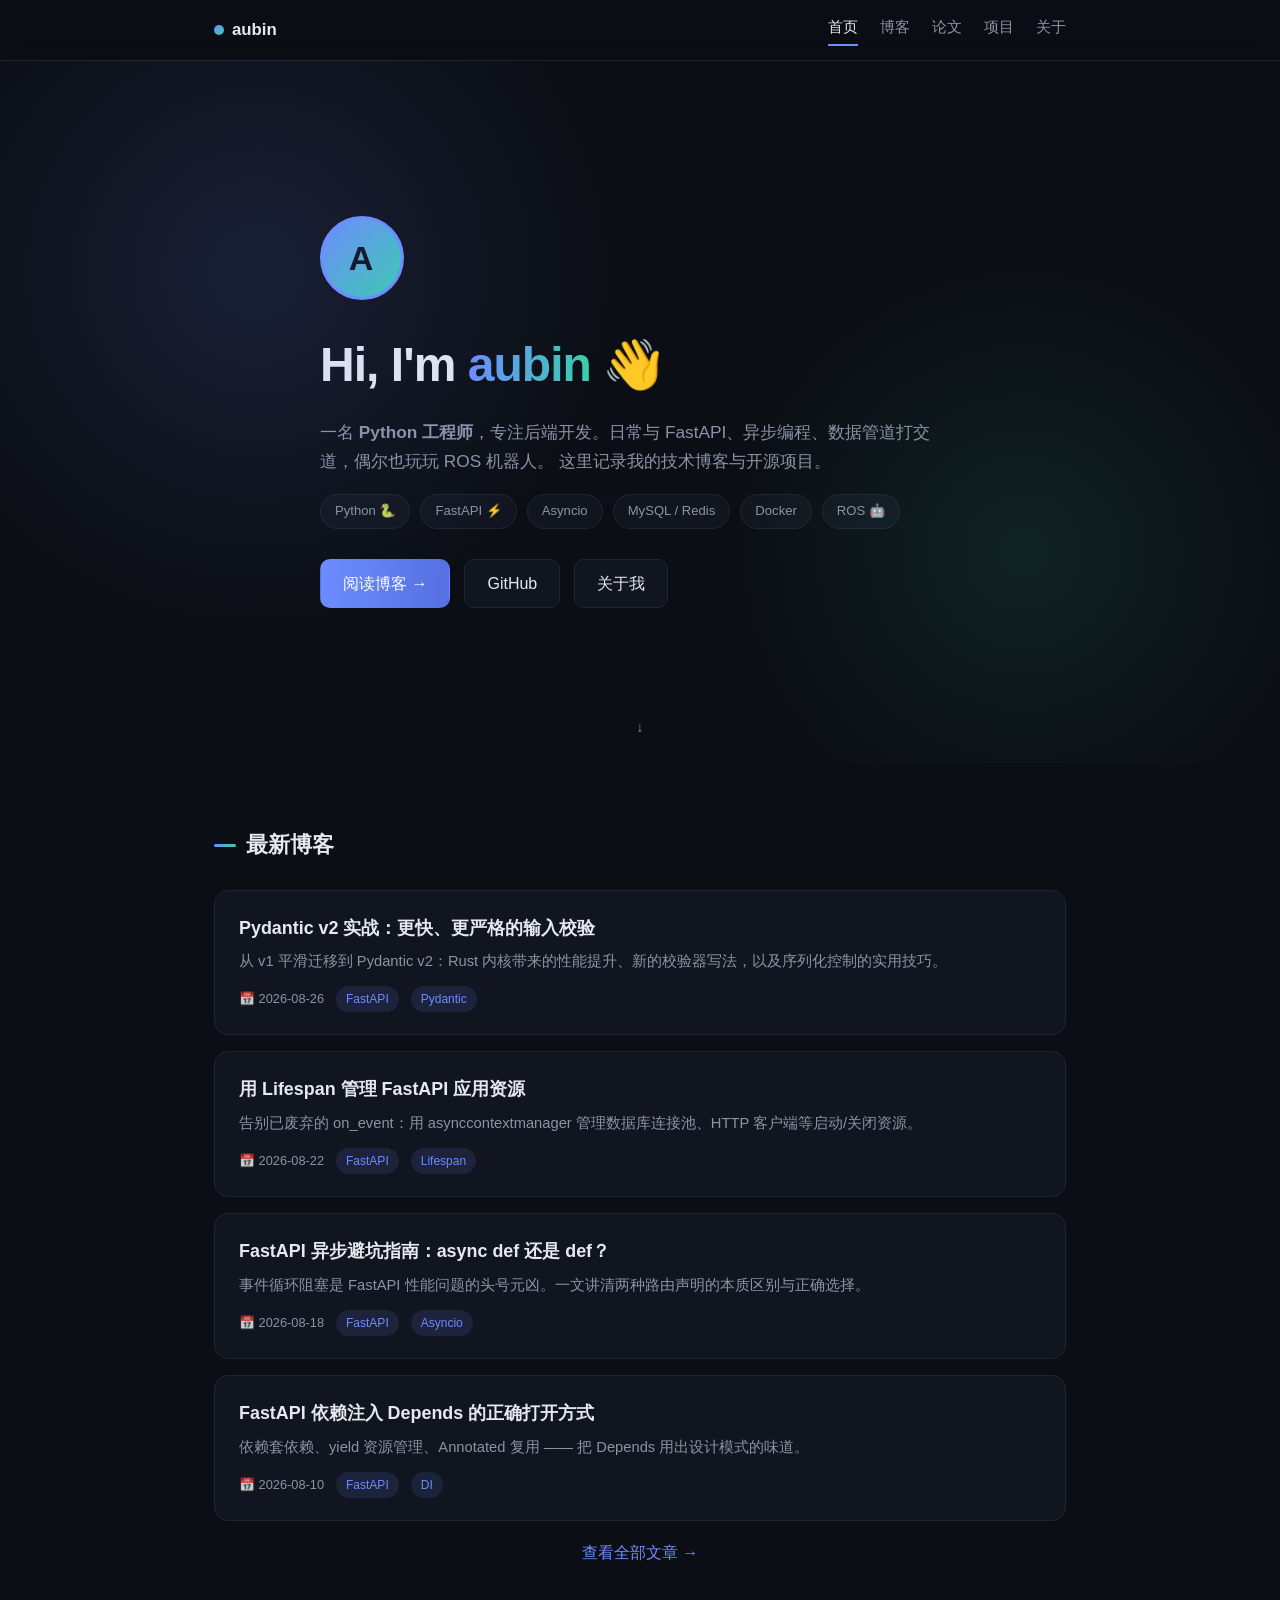
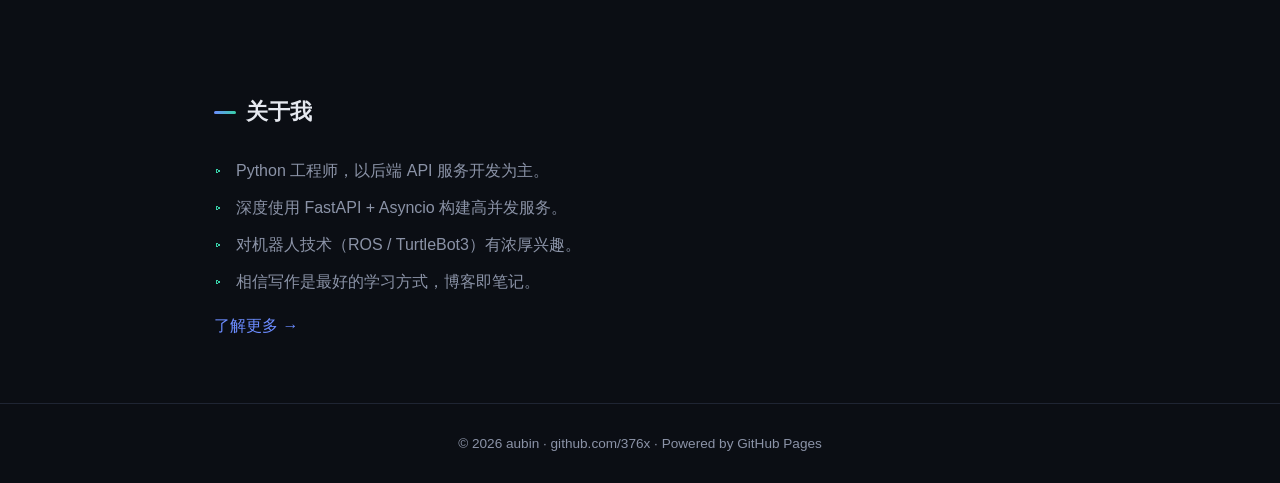
<file: index.html>
<!DOCTYPE html>
<html lang="zh-CN">
<head>
  <meta charset="UTF-8" />
  <meta name="viewport" content="width=device-width, initial-scale=1.0" />
  <title>aubin · Python 工程师</title>
  <meta name="description" content="aubin 的个人主页 — Python 工程师，专注 FastAPI 与后端开发，分享技术博客与开源项目。" />
  <link rel="stylesheet" href="assets/style.css" />
</head>
<body>
  <!-- Navbar -->
  <nav>
    <div class="nav-inner">
      <a class="nav-logo" href="/index.html"><span class="dot"></span>aubin</a>
      <div class="nav-links">
        <a href="/index.html" class="active">首页</a>
        <a href="/blog.html">博客</a>
        <a href="/papers.html">论文</a>
        <a href="/projects.html">项目</a>
        <a href="/about.html">关于</a>
      </div>
    </div>
  </nav>

  <!-- Hero -->
  <header class="hero">
    <div class="container">
      <div class="avatar">A</div>
      <h1>Hi, I'm <span>aubin</span> 👋</h1>
      <p class="sub">
        一名 <strong>Python 工程师</strong>，专注后端开发。日常与
        FastAPI、异步编程、数据管道打交道，偶尔也玩玩 ROS 机器人。
        这里记录我的技术博客与开源项目。
      </p>
      <div class="chips">
        <span class="chip">Python 🐍</span>
        <span class="chip">FastAPI ⚡</span>
        <span class="chip">Asyncio</span>
        <span class="chip">MySQL / Redis</span>
        <span class="chip">Docker</span>
        <span class="chip">ROS 🤖</span>
      </div>
      <div class="actions">
        <a class="btn primary" href="/blog.html">阅读博客 →</a>
        <a class="btn" href="https://github.com/376x" target="_blank" rel="noopener">GitHub</a>
        <a class="btn" href="/about.html">关于我</a>
      </div>
    </div>
    <div class="scroll-hint">↓</div>
  </header>

  <main class="container">
    <!-- Latest posts -->
    <section id="latest-posts">
      <h2 class="sec">最新博客</h2>
      <div id="post-preview">
        <a class="post-item" href="posts/fastapi-pydantic-v2.html">
          <h3>Pydantic v2 实战：更快、更严格的输入校验</h3>
          <p>从 v1 平滑迁移到 Pydantic v2：Rust 内核带来的性能提升、新的校验器写法，以及序列化控制的实用技巧。</p>
          <div class="post-meta"><span class="date">2026-08-26</span><span class="tag">FastAPI</span><span class="tag">Pydantic</span></div>
        </a>
        <a class="post-item" href="posts/fastapi-lifespan.html">
          <h3>用 Lifespan 管理 FastAPI 应用资源</h3>
          <p>告别已废弃的 on_event：用 asynccontextmanager 管理数据库连接池、HTTP 客户端等启动/关闭资源。</p>
          <div class="post-meta"><span class="date">2026-08-22</span><span class="tag">FastAPI</span><span class="tag">Lifespan</span></div>
        </a>
        <a class="post-item" href="posts/fastapi-async.html">
          <h3>FastAPI 异步避坑指南：async def 还是 def？</h3>
          <p>事件循环阻塞是 FastAPI 性能问题的头号元凶。一文讲清两种路由声明的本质区别与正确选择。</p>
          <div class="post-meta"><span class="date">2026-08-18</span><span class="tag">FastAPI</span><span class="tag">Asyncio</span></div>
        </a>
        <a class="post-item" href="posts/fastapi-dependency-injection.html">
          <h3>FastAPI 依赖注入 Depends 的正确打开方式</h3>
          <p>依赖套依赖、yield 资源管理、Annotated 复用 —— 把 Depends 用出设计模式的味道。</p>
          <div class="post-meta"><span class="date">2026-08-10</span><span class="tag">FastAPI</span><span class="tag">DI</span></div>
        </a>
      </div>
      <p style="text-align:center; margin-top: 18px;"><a href="/blog.html">查看全部文章 →</a></p>
    </section>

    <!-- About brief -->
    <section id="about-brief">
      <h2 class="sec">关于我</h2>
      <ul class="about-list">
        <li>Python 工程师，以后端 API 服务开发为主。</li>
        <li>深度使用 FastAPI + Asyncio 构建高并发服务。</li>
        <li>对机器人技术（ROS / TurtleBot3）有浓厚兴趣。</li>
        <li>相信写作是最好的学习方式，博客即笔记。</li>
      </ul>
      <p style="margin-top:16px"><a href="/about.html">了解更多 →</a></p>
    </section>
  </main>

  <footer>
    <div class="container">
      © 2026 aubin ·
      <a href="https://github.com/376x" target="_blank" rel="noopener">github.com/376x</a> ·
      Powered by GitHub Pages
    </div>
  </footer>
</body>
</html>
</file>
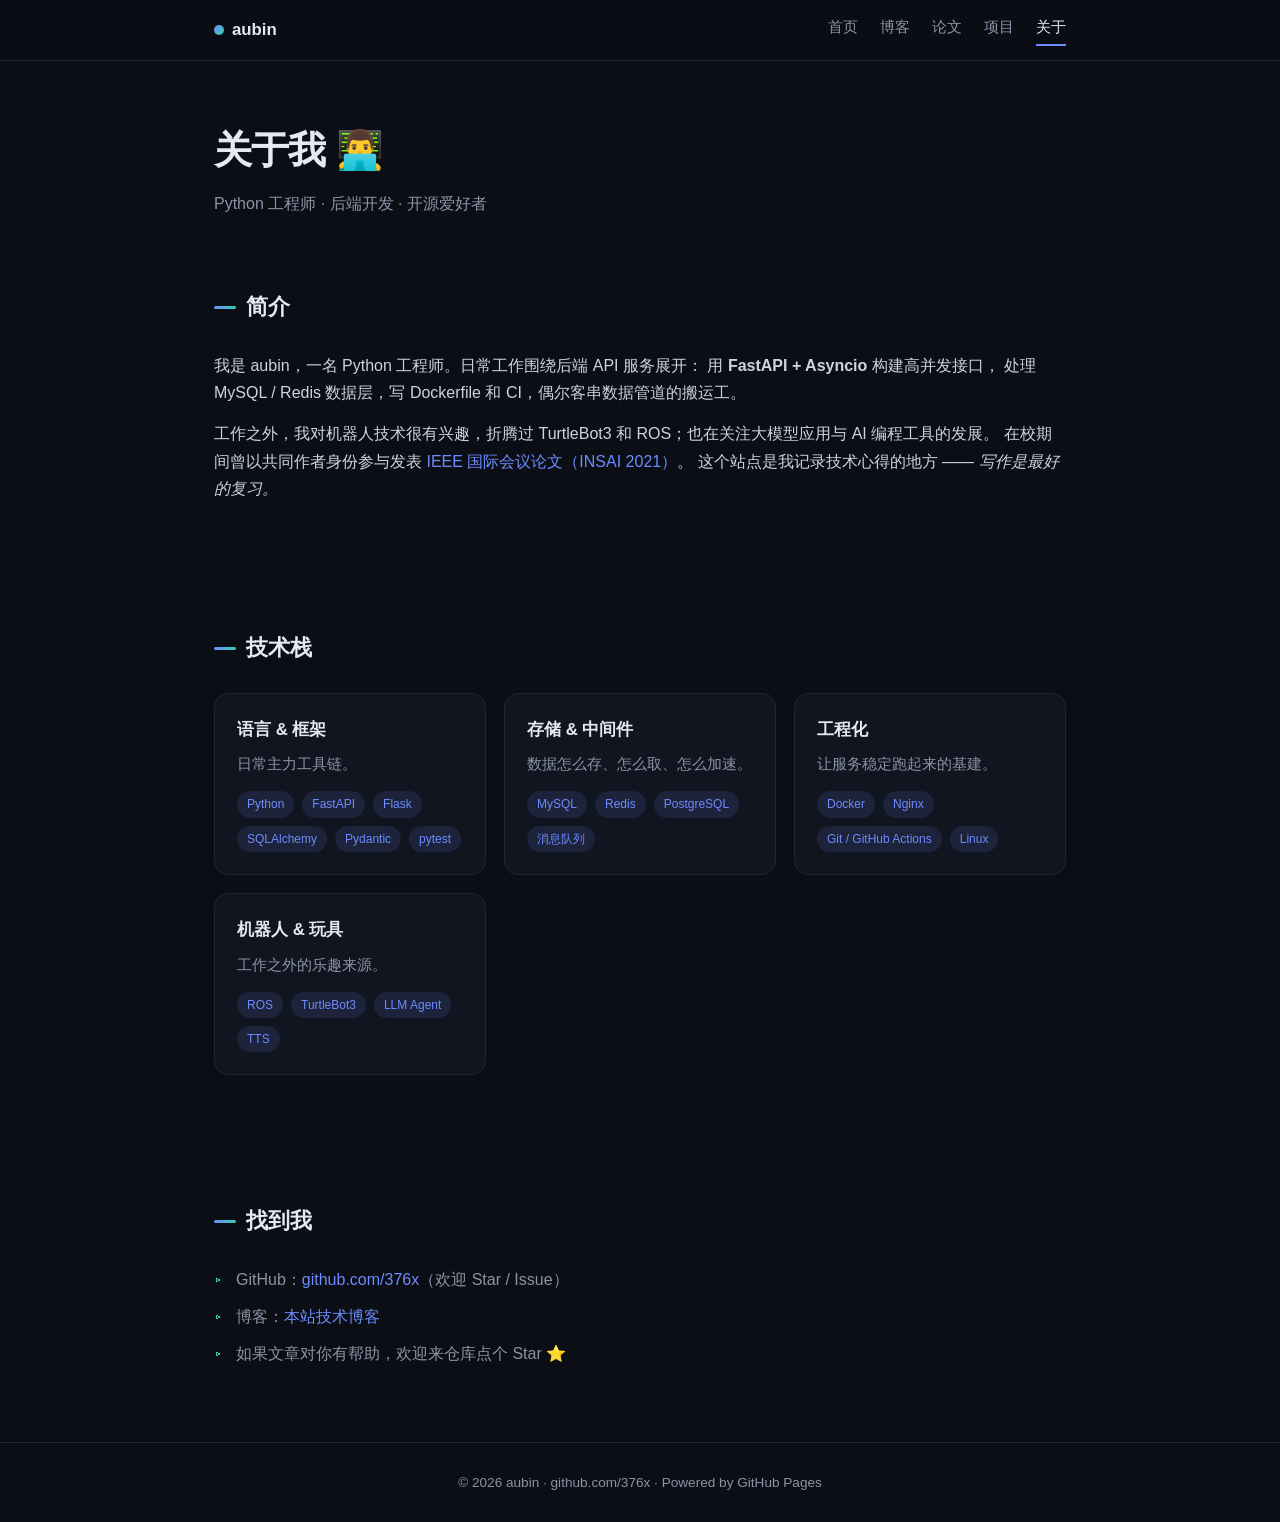
<file: about.html>
<!DOCTYPE html>
<html lang="zh-CN">
<head>
  <meta charset="UTF-8" />
  <meta name="viewport" content="width=device-width, initial-scale=1.0" />
  <title>关于我 · aubin</title>
  <meta name="description" content="关于 aubin：Python 工程师，FastAPI / 异步编程 / 机器人技术爱好者。" />
  <link rel="stylesheet" href="assets/style.css" />
</head>
<body>
  <!-- Navbar -->
  <nav>
    <div class="nav-inner">
      <a class="nav-logo" href="/index.html"><span class="dot"></span>aubin</a>
      <div class="nav-links">
        <a href="/index.html">首页</a>
        <a href="/blog.html">博客</a>
        <a href="/papers.html">论文</a>
        <a href="/projects.html">项目</a>
        <a href="/about.html" class="active">关于</a>
      </div>
    </div>
  </nav>

  <main class="container">
    <header class="page-head">
      <h1>关于我 👨‍💻</h1>
      <p>Python 工程师 · 后端开发 · 开源爱好者</p>
    </header>

    <section id="intro">
      <h2 class="sec">简介</h2>
      <p style="color:#cdd3e0; margin-bottom:14px;">
        我是 aubin，一名 Python 工程师。日常工作围绕后端 API 服务展开：
        用 <strong>FastAPI + Asyncio</strong> 构建高并发接口，
        处理 MySQL / Redis 数据层，写 Dockerfile 和 CI，偶尔客串数据管道的搬运工。
      </p>
      <p style="color:#cdd3e0;">
        工作之外，我对机器人技术很有兴趣，折腾过
        TurtleBot3 和 ROS；也在关注大模型应用与 AI 编程工具的发展。
        在校期间曾以共同作者身份参与发表
        <a href="/papers.html">IEEE 国际会议论文（INSAI 2021）</a>。
        这个站点是我记录技术心得的地方 —— <em>写作是最好的复习。</em>
      </p>
    </section>

    <section id="skills">
      <h2 class="sec">技术栈</h2>
      <div class="cards">
        <article class="card">
          <h3>语言 &amp; 框架</h3>
          <p class="desc">日常主力工具链。</p>
          <div class="tags">
            <span class="tag">Python</span><span class="tag">FastAPI</span>
            <span class="tag">Flask</span><span class="tag">SQLAlchemy</span>
            <span class="tag">Pydantic</span><span class="tag">pytest</span>
          </div>
        </article>
        <article class="card">
          <h3>存储 &amp; 中间件</h3>
          <p class="desc">数据怎么存、怎么取、怎么加速。</p>
          <div class="tags">
            <span class="tag">MySQL</span><span class="tag">Redis</span>
            <span class="tag">PostgreSQL</span><span class="tag">消息队列</span>
          </div>
        </article>
        <article class="card">
          <h3>工程化</h3>
          <p class="desc">让服务稳定跑起来的基建。</p>
          <div class="tags">
            <span class="tag">Docker</span><span class="tag">Nginx</span>
            <span class="tag">Git / GitHub Actions</span><span class="tag">Linux</span>
          </div>
        </article>
        <article class="card">
          <h3>机器人 &amp; 玩具</h3>
          <p class="desc">工作之外的乐趣来源。</p>
          <div class="tags">
            <span class="tag">ROS</span><span class="tag">TurtleBot3</span>
            <span class="tag">LLM Agent</span><span class="tag">TTS</span>
          </div>
        </article>
      </div>
    </section>

    <section id="contact">
      <h2 class="sec">找到我</h2>
      <ul class="about-list">
        <li>GitHub：<a href="https://github.com/376x" target="_blank" rel="noopener">github.com/376x</a>（欢迎 Star / Issue）</li>
        <li>博客：<a href="/blog.html">本站技术博客</a></li>
        <li>如果文章对你有帮助，欢迎来仓库点个 Star ⭐</li>
      </ul>
    </section>
  </main>

  <footer>
    <div class="container">
      © 2026 aubin ·
      <a href="https://github.com/376x" target="_blank" rel="noopener">github.com/376x</a> ·
      Powered by GitHub Pages
    </div>
  </footer>
</body>
</html>
</file>
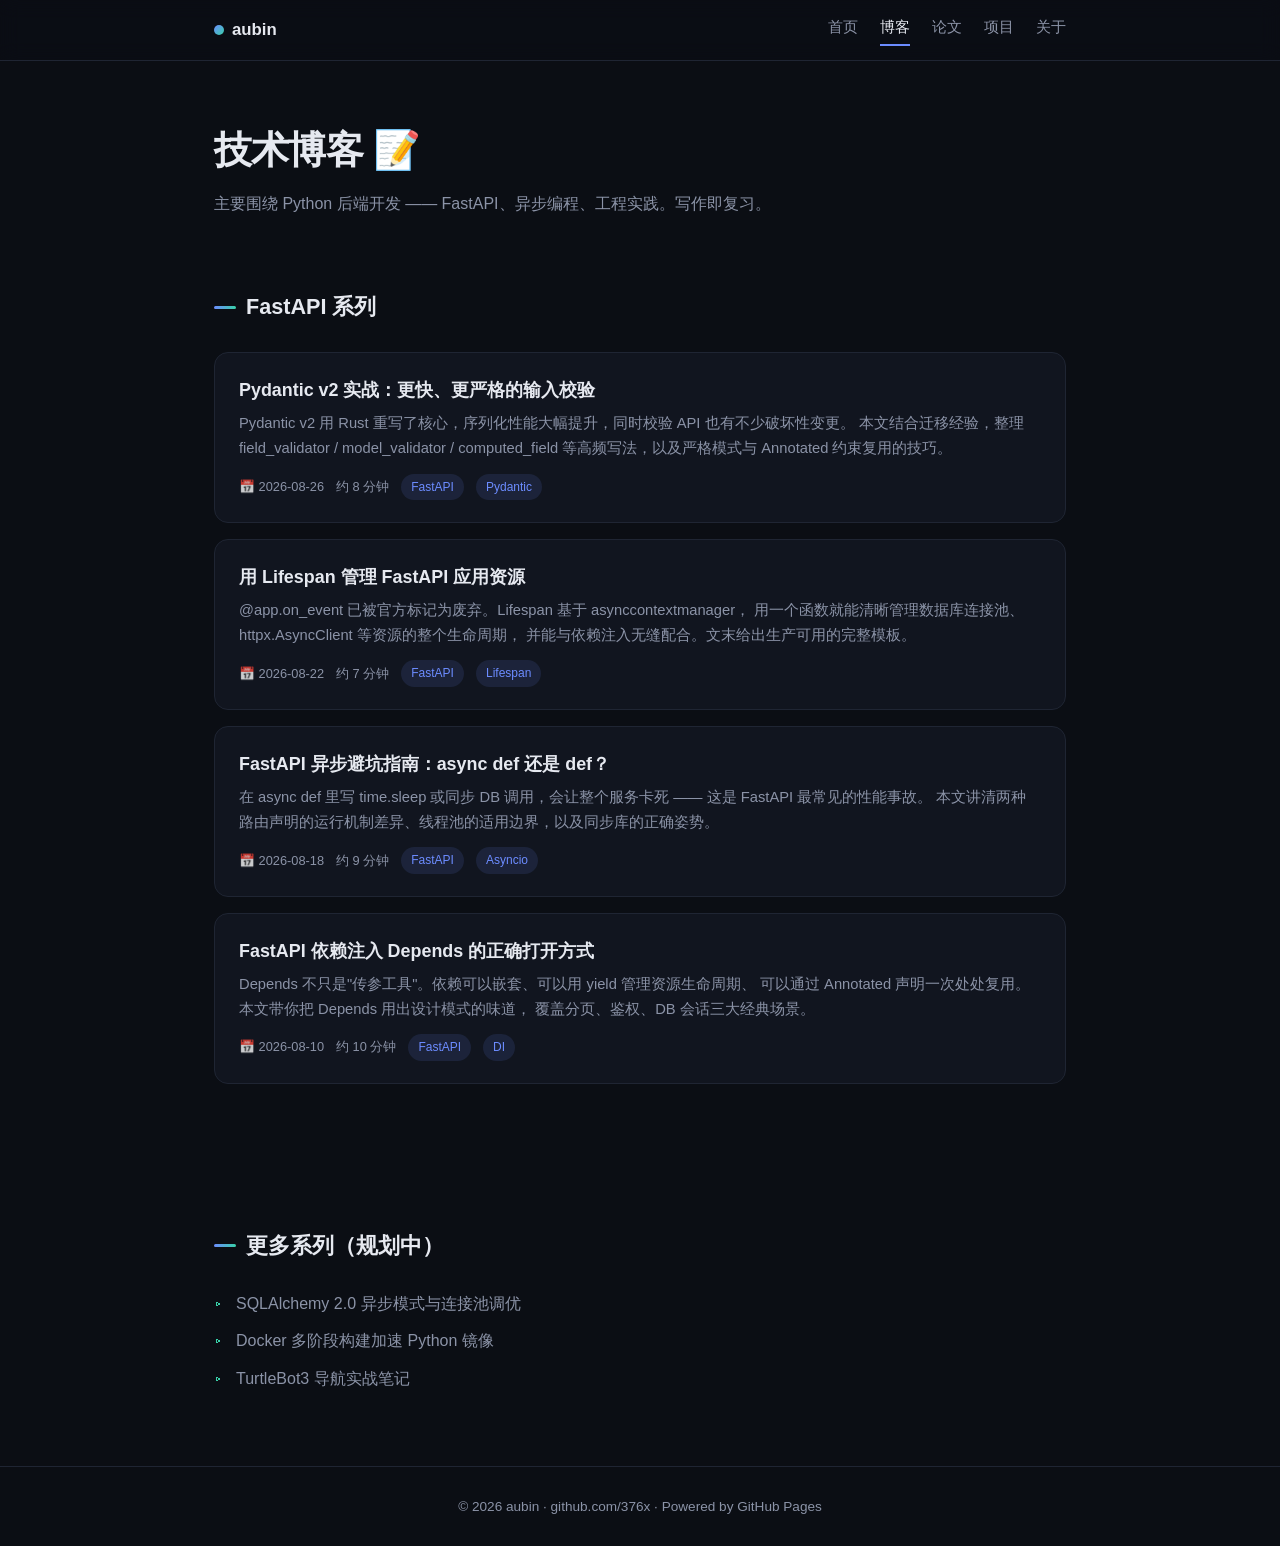
<file: blog.html>
<!DOCTYPE html>
<html lang="zh-CN">
<head>
  <meta charset="UTF-8" />
  <meta name="viewport" content="width=device-width, initial-scale=1.0" />
  <title>技术博客 · aubin</title>
  <meta name="description" content="aubin 的技术博客：FastAPI、Python 异步编程、后端工程实践。" />
  <link rel="stylesheet" href="assets/style.css" />
</head>
<body>
  <!-- Navbar -->
  <nav>
    <div class="nav-inner">
      <a class="nav-logo" href="/index.html"><span class="dot"></span>aubin</a>
      <div class="nav-links">
        <a href="/index.html">首页</a>
        <a href="/blog.html" class="active">博客</a>
        <a href="/papers.html">论文</a>
        <a href="/projects.html">项目</a>
        <a href="/about.html">关于</a>
      </div>
    </div>
  </nav>

  <main class="container">
    <header class="page-head">
      <h1>技术博客 📝</h1>
      <p>主要围绕 Python 后端开发 —— FastAPI、异步编程、工程实践。写作即复习。</p>
    </header>

    <section id="fastapi-series">
      <h2 class="sec">FastAPI 系列</h2>

      <a class="post-item" href="posts/fastapi-pydantic-v2.html">
        <h3>Pydantic v2 实战：更快、更严格的输入校验</h3>
        <p>Pydantic v2 用 Rust 重写了核心，序列化性能大幅提升，同时校验 API 也有不少破坏性变更。
           本文结合迁移经验，整理 field_validator / model_validator / computed_field 等高频写法，以及严格模式与 Annotated 约束复用的技巧。</p>
        <div class="post-meta"><span class="date">2026-08-26</span><span>约 8 分钟</span><span class="tag">FastAPI</span><span class="tag">Pydantic</span></div>
      </a>

      <a class="post-item" href="posts/fastapi-lifespan.html">
        <h3>用 Lifespan 管理 FastAPI 应用资源</h3>
        <p>@app.on_event 已被官方标记为废弃。Lifespan 基于 asynccontextmanager，
           用一个函数就能清晰管理数据库连接池、httpx.AsyncClient 等资源的整个生命周期，
           并能与依赖注入无缝配合。文末给出生产可用的完整模板。</p>
        <div class="post-meta"><span class="date">2026-08-22</span><span>约 7 分钟</span><span class="tag">FastAPI</span><span class="tag">Lifespan</span></div>
      </a>

      <a class="post-item" href="posts/fastapi-async.html">
        <h3>FastAPI 异步避坑指南：async def 还是 def？</h3>
        <p>在 async def 里写 time.sleep 或同步 DB 调用，会让整个服务卡死 —— 这是 FastAPI 最常见的性能事故。
           本文讲清两种路由声明的运行机制差异、线程池的适用边界，以及同步库的正确姿势。</p>
        <div class="post-meta"><span class="date">2026-08-18</span><span>约 9 分钟</span><span class="tag">FastAPI</span><span class="tag">Asyncio</span></div>
      </a>

      <a class="post-item" href="posts/fastapi-dependency-injection.html">
        <h3>FastAPI 依赖注入 Depends 的正确打开方式</h3>
        <p>Depends 不只是"传参工具"。依赖可以嵌套、可以用 yield 管理资源生命周期、
           可以通过 Annotated 声明一次处处复用。本文带你把 Depends 用出设计模式的味道，
           覆盖分页、鉴权、DB 会话三大经典场景。</p>
        <div class="post-meta"><span class="date">2026-08-10</span><span>约 10 分钟</span><span class="tag">FastAPI</span><span class="tag">DI</span></div>
      </a>
    </section>

    <section id="more">
      <h2 class="sec">更多系列（规划中）</h2>
      <ul class="about-list">
        <li>SQLAlchemy 2.0 异步模式与连接池调优</li>
        <li>Docker 多阶段构建加速 Python 镜像</li>
        <li>TurtleBot3 导航实战笔记</li>
      </ul>
    </section>
  </main>

  <footer>
    <div class="container">
      © 2026 aubin ·
      <a href="https://github.com/376x" target="_blank" rel="noopener">github.com/376x</a> ·
      Powered by GitHub Pages
    </div>
  </footer>
</body>
</html>
</file>
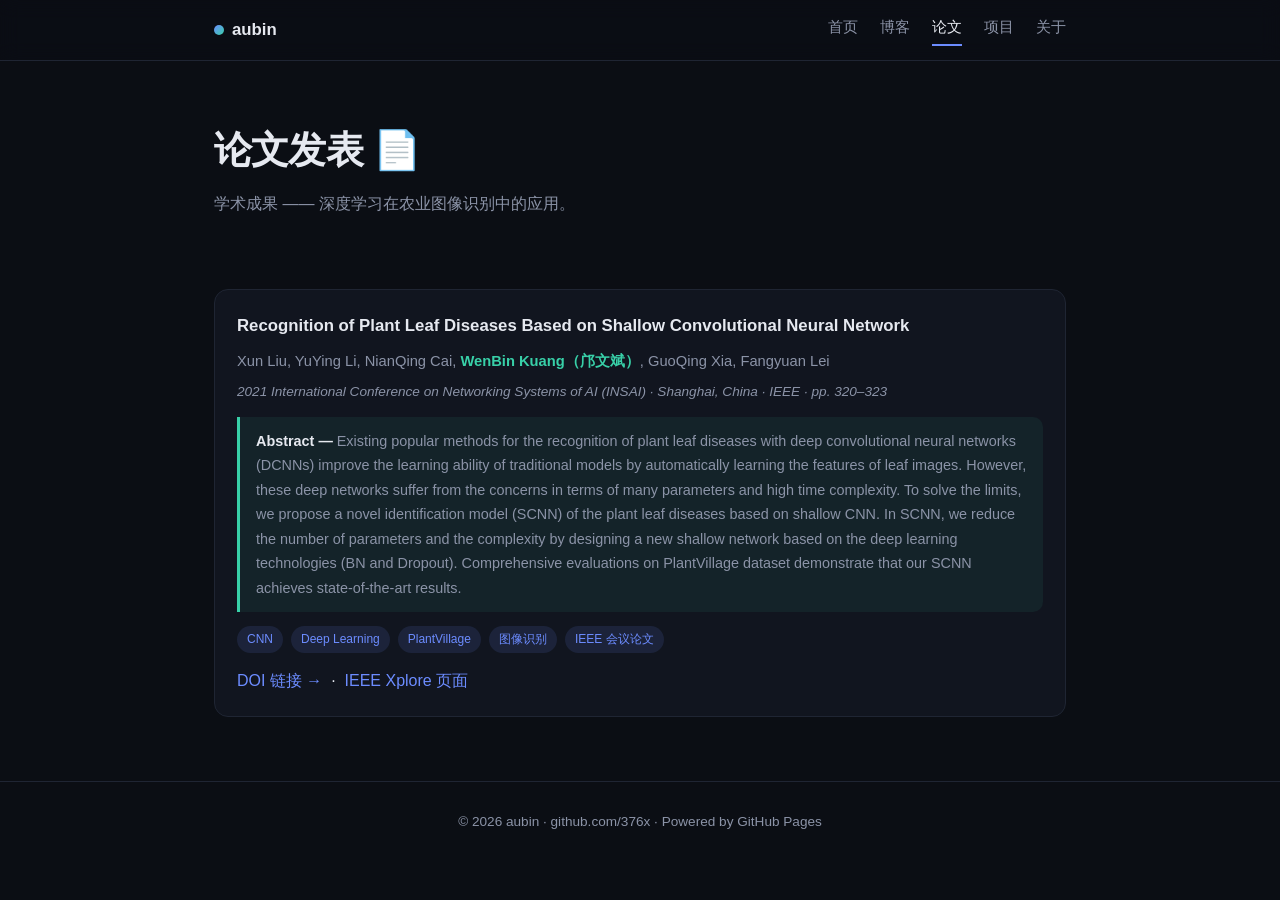
<file: papers.html>
<!DOCTYPE html>
<html lang="zh-CN">
<head>
  <meta charset="UTF-8" />
  <meta name="viewport" content="width=device-width, initial-scale=1.0" />
  <title>论文发表 · aubin</title>
  <meta name="description" content="aubin 的学术成果：IEEE INSAI 2021 会议论文，植物叶片病害识别的浅层卷积神经网络模型。" />
  <link rel="stylesheet" href="assets/style.css" />
</head>
<body>
  <!-- Navbar -->
  <nav>
    <div class="nav-inner">
      <a class="nav-logo" href="/index.html"><span class="dot"></span>aubin</a>
      <div class="nav-links">
        <a href="/index.html">首页</a>
        <a href="/blog.html">博客</a>
        <a href="/papers.html" class="active">论文</a>
        <a href="/projects.html">项目</a>
        <a href="/about.html">关于</a>
      </div>
    </div>
  </nav>

  <main class="container">
    <header class="page-head">
      <h1>论文发表 📄</h1>
      <p>学术成果 —— 深度学习在农业图像识别中的应用。</p>
    </header>

    <section id="pub-list">
      <article class="card pub">
        <h3>Recognition of Plant Leaf Diseases Based on Shallow Convolutional Neural Network</h3>
        <p class="pub-authors">Xun Liu, YuYing Li, NianQing Cai, <strong>WenBin Kuang（邝文斌）</strong>, GuoQing Xia, Fangyuan Lei</p>
        <p class="pub-venue">
          2021 International Conference on Networking Systems of AI (INSAI) · Shanghai, China · IEEE · pp. 320–323
        </p>
        <div class="abstract">
          <strong>Abstract — </strong>Existing popular methods for the recognition of plant leaf diseases with deep convolutional neural networks (DCNNs) improve the learning ability of traditional models by automatically learning the features of leaf images. However, these deep networks suffer from the concerns in terms of many parameters and high time complexity. To solve the limits, we propose a novel identification model (SCNN) of the plant leaf diseases based on shallow CNN. In SCNN, we reduce the number of parameters and the complexity by designing a new shallow network based on the deep learning technologies (BN and Dropout). Comprehensive evaluations on PlantVillage dataset demonstrate that our SCNN achieves state-of-the-art results.
        </div>
        <div class="tags">
          <span class="tag">CNN</span><span class="tag">Deep Learning</span><span class="tag">PlantVillage</span><span class="tag">图像识别</span><span class="tag">IEEE 会议论文</span>
        </div>
        <p style="margin-top:14px">
          <a href="https://doi.org/10.1109/INSAI54028.2021.00067" target="_blank" rel="noopener">DOI 链接 →</a>
          &nbsp;·&nbsp;
          <a href="https://ieeexplore.ieee.org/document/9757958/" target="_blank" rel="noopener">IEEE Xplore 页面</a>
        </p>
      </article>
    </section>
  </main>

  <footer>
    <div class="container">
      © 2026 aubin ·
      <a href="https://github.com/376x" target="_blank" rel="noopener">github.com/376x</a> ·
      Powered by GitHub Pages
    </div>
  </footer>
</body>
</html>
</file>
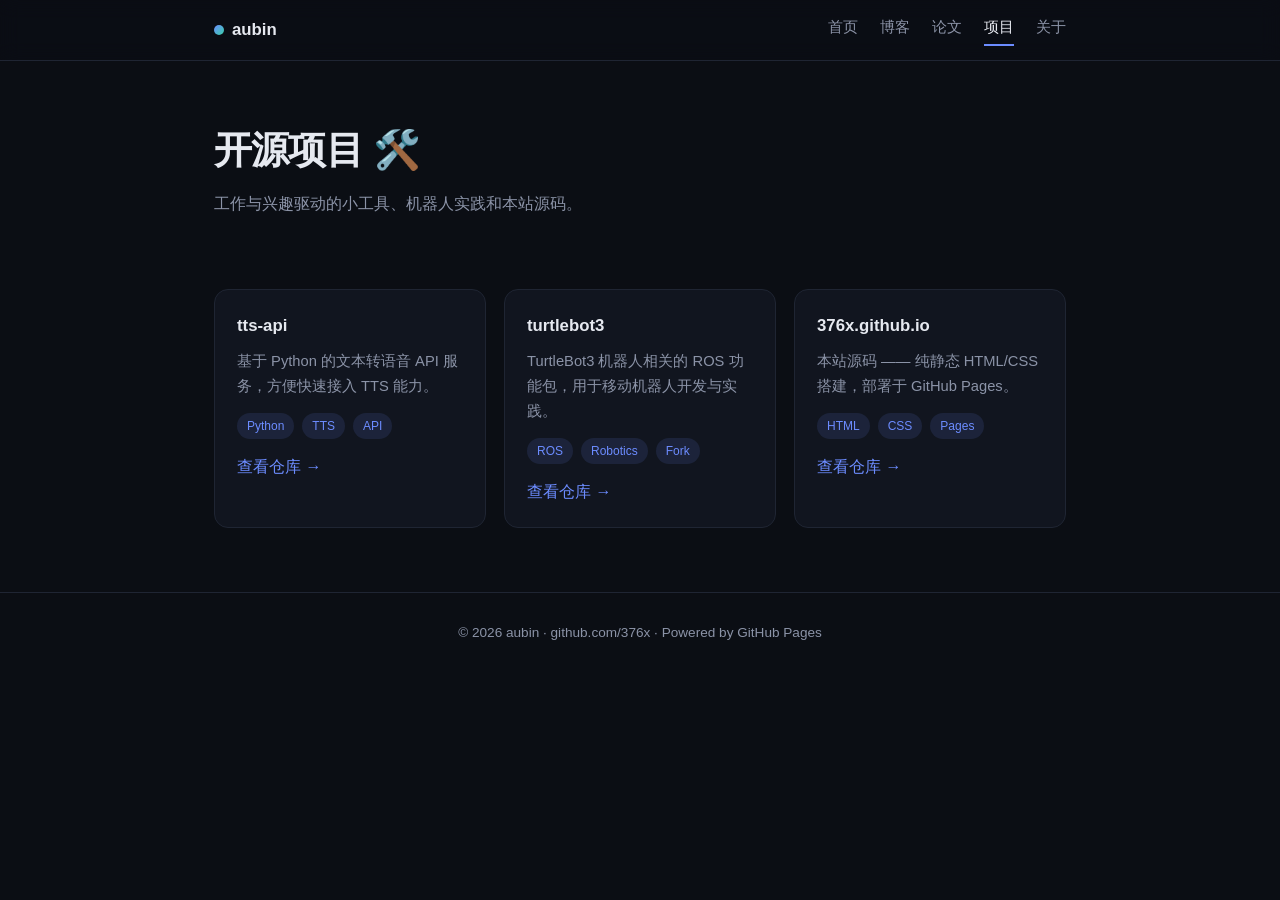
<file: projects.html>
<!DOCTYPE html>
<html lang="zh-CN">
<head>
  <meta charset="UTF-8" />
  <meta name="viewport" content="width=device-width, initial-scale=1.0" />
  <title>开源项目 · aubin</title>
  <meta name="description" content="aubin 的开源项目：TTS API 服务、TurtleBot3 ROS 功能包与本站源码。" />
  <link rel="stylesheet" href="assets/style.css" />
</head>
<body>
  <!-- Navbar -->
  <nav>
    <div class="nav-inner">
      <a class="nav-logo" href="/index.html"><span class="dot"></span>aubin</a>
      <div class="nav-links">
        <a href="/index.html">首页</a>
        <a href="/blog.html">博客</a>
        <a href="/papers.html">论文</a>
        <a href="/projects.html" class="active">项目</a>
        <a href="/about.html">关于</a>
      </div>
    </div>
  </nav>

  <main class="container">
    <header class="page-head">
      <h1>开源项目 🛠️</h1>
      <p>工作与兴趣驱动的小工具、机器人实践和本站源码。</p>
    </header>

    <section id="project-list">
      <div class="cards">
        <article class="card">
          <h3>tts-api</h3>
          <p class="desc">基于 Python 的文本转语音 API 服务，方便快速接入 TTS 能力。</p>
          <div class="tags"><span class="tag">Python</span><span class="tag">TTS</span><span class="tag">API</span></div>
          <p style="margin-top:14px"><a href="https://github.com/376x/tts-api" target="_blank" rel="noopener">查看仓库 →</a></p>
        </article>
        <article class="card">
          <h3>turtlebot3</h3>
          <p class="desc">TurtleBot3 机器人相关的 ROS 功能包，用于移动机器人开发与实践。</p>
          <div class="tags"><span class="tag">ROS</span><span class="tag">Robotics</span><span class="tag">Fork</span></div>
          <p style="margin-top:14px"><a href="https://github.com/376x/turtlebot3" target="_blank" rel="noopener">查看仓库 →</a></p>
        </article>
        <article class="card">
          <h3>376x.github.io</h3>
          <p class="desc">本站源码 —— 纯静态 HTML/CSS 搭建，部署于 GitHub Pages。</p>
          <div class="tags"><span class="tag">HTML</span><span class="tag">CSS</span><span class="tag">Pages</span></div>
          <p style="margin-top:14px"><a href="https://github.com/376x/376x.github.io" target="_blank" rel="noopener">查看仓库 →</a></p>
        </article>
      </div>
    </section>
  </main>

  <footer>
    <div class="container">
      © 2026 aubin ·
      <a href="https://github.com/376x" target="_blank" rel="noopener">github.com/376x</a> ·
      Powered by GitHub Pages
    </div>
  </footer>
</body>
</html>
</file>
<file: assets/style.css>
:root {
  --bg: #0b0e14;
  --bg-card: #11151f;
  --bg-code: #0d1117;
  --border: #1f2533;
  --text: #e6e9f0;
  --text-dim: #8b93a7;
  --accent: #6c8cff;
  --accent2: #38d0a8;
}

* { margin: 0; padding: 0; box-sizing: border-box; }
html { scroll-behavior: smooth; }
body {
  font-family: -apple-system, BlinkMacSystemFont, "Segoe UI", "PingFang SC",
    "Microsoft YaHei", sans-serif;
  background: var(--bg);
  color: var(--text);
  line-height: 1.7;
  min-height: 100vh;
}
a { color: var(--accent); text-decoration: none; transition: color .2s; }
a:hover { color: var(--accent2); }

.container { max-width: 900px; margin: 0 auto; padding: 0 24px; }

/* ---------- Navbar ---------- */
nav {
  position: sticky; top: 0; z-index: 100;
  background: rgba(11,14,20,.85);
  backdrop-filter: blur(10px);
  -webkit-backdrop-filter: blur(10px);
  border-bottom: 1px solid var(--border);
}
.nav-inner {
  max-width: 900px; margin: 0 auto; padding: 14px 24px;
  display: flex; align-items: center; justify-content: space-between;
}
.nav-logo {
  font-weight: 700; font-size: 1.05rem; color: var(--text);
  display: flex; align-items: center; gap: 8px;
}
.nav-logo:hover { color: var(--text); }
.nav-logo .dot {
  width: 10px; height: 10px; border-radius: 50%;
  background: linear-gradient(135deg, var(--accent), var(--accent2));
}
.nav-links { display: flex; gap: 22px; font-size: .95rem; }
.nav-links a { color: var(--text-dim); }
.nav-links a:hover, .nav-links a.active { color: var(--text); }
.nav-links a.active {
  padding-bottom: 4px; border-bottom: 2px solid var(--accent);
}

/* ---------- Hero ---------- */
.hero {
  display: flex; flex-direction: column; justify-content: center;
  min-height: 78vh; position: relative; overflow: hidden;
}
.hero::before {
  content: "";
  position: absolute; inset: 0;
  background:
    radial-gradient(600px circle at 20% 30%, rgba(108,140,255,.14), transparent 60%),
    radial-gradient(500px circle at 80% 70%, rgba(56,208,168,.10), transparent 60%);
  pointer-events: none;
}
.avatar {
  width: 84px; height: 84px; border-radius: 50%;
  border: 3px solid var(--accent);
  margin-bottom: 24px;
  font-size: 34px; font-weight: 700; line-height: 78px; text-align: center;
  color: var(--bg); background: linear-gradient(135deg, var(--accent), var(--accent2));
  letter-spacing: 2px;
}
.hero h1 { font-size: clamp(2rem, 5vw, 3rem); letter-spacing: -0.02em; }
.hero h1 span {
  background: linear-gradient(90deg, var(--accent), var(--accent2));
  -webkit-background-clip: text; background-clip: text;
  -webkit-text-fill-color: transparent;
}
.hero p.sub {
  margin-top: 12px; font-size: 1.08rem; color: var(--text-dim); max-width: 640px;
}
.chips { margin-top: 18px; display: flex; gap: 10px; flex-wrap: wrap; }
.chip {
  font-size: .82rem; padding: 5px 14px; border-radius: 999px;
  border: 1px solid var(--border); background: var(--bg-card); color: var(--text-dim);
}
.hero .actions { margin-top: 30px; display: flex; gap: 14px; flex-wrap: wrap; }
.btn {
  display: inline-block; padding: 10px 22px; border-radius: 10px;
  border: 1px solid var(--border); background: var(--bg-card);
  color: var(--text); font-weight: 500; transition: transform .15s, border-color .2s;
}
.btn:hover { transform: translateY(-2px); border-color: var(--accent); color: var(--text); }
.btn.primary {
  background: linear-gradient(90deg, var(--accent), #5570e0);
  border-color: transparent; color: #fff;
}
.scroll-hint {
  position: absolute; bottom: 24px; left: 50%; transform: translateX(-50%);
  color: var(--text-dim); font-size: .85rem; animation: bob 2s ease-in-out infinite;
}
@keyframes bob { 0%,100% { transform: translate(-50%, 0);} 50% { transform: translate(-50%, 8px);} }

/* ---------- Sections ---------- */
section { padding: 64px 0; }
.page-head { padding: 56px 0 8px; }
.page-head h1 { font-size: clamp(1.8rem, 4vw, 2.4rem); letter-spacing: -0.02em; }
.page-head p { color: var(--text-dim); margin-top: 8px; }

section h2.sec {
  font-size: 1.35rem; margin-bottom: 26px; display: flex; align-items: center; gap: 10px;
}
section h2.sec::before {
  content: ""; width: 22px; height: 3px; border-radius: 2px;
  background: linear-gradient(90deg, var(--accent), var(--accent2));
}

.cards { display: grid; grid-template-columns: repeat(auto-fit, minmax(240px, 1fr)); gap: 18px; }
.card {
  background: var(--bg-card); border: 1px solid var(--border);
  border-radius: 14px; padding: 22px;
  transition: transform .2s, border-color .2s;
  display: block; color: var(--text);
}
.card:hover { transform: translateY(-4px); border-color: rgba(108,140,255,.45); }
.card h3 { font-size: 1.05rem; margin-bottom: 8px; }
.card p.desc { color: var(--text-dim); font-size: .92rem; margin-bottom: 14px; }
.card .meta { color: var(--text-dim); font-size: .8rem; }

.tags { display: flex; gap: 8px; flex-wrap: wrap; }
.tag {
  font-size: .75rem; color: var(--accent); background: rgba(108,140,255,.12);
  padding: 3px 10px; border-radius: 999px;
}

/* ---------- Publications ---------- */
.pub .pub-authors { color: var(--text-dim); font-size: .92rem; margin-bottom: 6px; }
.pub .pub-authors strong { color: var(--accent2); font-weight: 600; }
.pub .pub-venue { color: var(--text-dim); font-size: .85rem; font-style: italic; margin-bottom: 14px; }
.pub .abstract {
  border-left: 3px solid var(--accent2);
  background: rgba(56,208,168,.07);
  padding: 12px 16px; border-radius: 0 10px 10px 0;
  color: var(--text-dim); font-size: .9rem; margin: 14px 0;
}
.pub .abstract strong { color: var(--text); }

ul.about-list { list-style: none; color: var(--text-dim); }
ul.about-list li { padding-left: 22px; position: relative; margin-bottom: 10px; }
ul.about-list li::before { content: "▹"; position: absolute; left: 0; color: var(--accent2); }

/* ---------- Blog list ---------- */
.post-item {
  display: block; background: var(--bg-card); border: 1px solid var(--border);
  border-radius: 14px; padding: 22px 24px; margin-bottom: 16px;
  color: var(--text); transition: transform .15s, border-color .2s;
}
.post-item:hover { transform: translateY(-3px); border-color: rgba(108,140,255,.45); }
.post-item h3 { font-size: 1.12rem; margin-bottom: 6px; }
.post-item p { color: var(--text-dim); font-size: .92rem; margin-bottom: 12px; }
.post-item .post-meta {
  display: flex; gap: 12px; align-items: center; flex-wrap: wrap;
  font-size: .8rem; color: var(--text-dim);
}
.post-item .date::before { content: "📅 "; opacity: .8; }

/* ---------- Article ---------- */
article.post { max-width: 820px; margin: 0 auto; padding: 48px 24px 24px; }
article.post .back { font-size: .88rem; color: var(--text-dim); display: inline-block; margin-bottom: 26px; }
article.post h1.title { font-size: clamp(1.6rem, 4vw, 2.2rem); letter-spacing: -0.02em; margin-bottom: 14px; line-height: 1.35; }
article.post .post-meta {
  display: flex; gap: 12px; align-items: center; flex-wrap: wrap;
  font-size: .84rem; color: var(--text-dim); margin-bottom: 36px;
  padding-bottom: 22px; border-bottom: 1px solid var(--border);
}
.prose h2 {
  font-size: 1.3rem; margin: 44px 0 16px;
  padding-left: 12px; border-left: 3px solid var(--accent);
}
.prose h3 { font-size: 1.06rem; margin: 30px 0 12px; }
.prose p { margin-bottom: 14px; color: #cdd3e0; }
.prose ul, .prose ol { margin: 0 0 14px 22px; color: #cdd3e0; }
.prose li { margin-bottom: 6px; }
.prose strong { color: var(--text); }

code {
  font-family: "JetBrains Mono", Consolas, "Courier New", monospace;
}
p code, li code, td code {
  background: rgba(108,140,255,.13); color: #a9bcff;
  padding: 2px 7px; border-radius: 6px; font-size: .86em;
}
pre {
  background: var(--bg-code); border: 1px solid var(--border);
  border-radius: 12px; padding: 18px 20px; overflow-x: auto;
  margin: 18px 0 24px; font-size: .88rem; line-height: 1.65;
}
pre code { background: transparent; padding: 0; color: #d5dbe7; }

blockquote {
  border-left: 3px solid var(--accent2); background: rgba(56,208,168,.07);
  padding: 12px 18px; border-radius: 0 10px 10px 0;
  color: var(--text-dim); font-size: .93rem; margin: 18px 0;
}
blockquote p { margin: 0; }

.prose table { border-collapse: collapse; width: 100%; margin: 16px 0 24px; font-size: .9rem; }
.prose th, .prose td { border: 1px solid var(--border); padding: 8px 14px; text-align: left; }
.prose th { background: var(--bg-card); color: var(--text); }
.prose td { color: #cdd3e0; }

.end-mark {
  margin-top: 48px; text-align: center; color: var(--text-dim); font-size: .85rem;
}
.next-posts { max-width: 820px; margin: 0 auto; padding: 24px 24px 56px; }
.next-posts h3 { font-size: 1.05rem; margin-bottom: 14px; color: var(--text-dim); }

/* ---------- Footer ---------- */
footer {
  border-top: 1px solid var(--border);
  padding: 28px 0; text-align: center; color: var(--text-dim); font-size: .85rem;
}
footer a { color: var(--text-dim); }
footer a:hover { color: var(--accent); }

@media (max-width: 640px) {
  .hero { min-height: 66vh; }
  .nav-links { gap: 14px; font-size: .88rem; }
  pre { font-size: .8rem; padding: 14px; }
}
</file>
